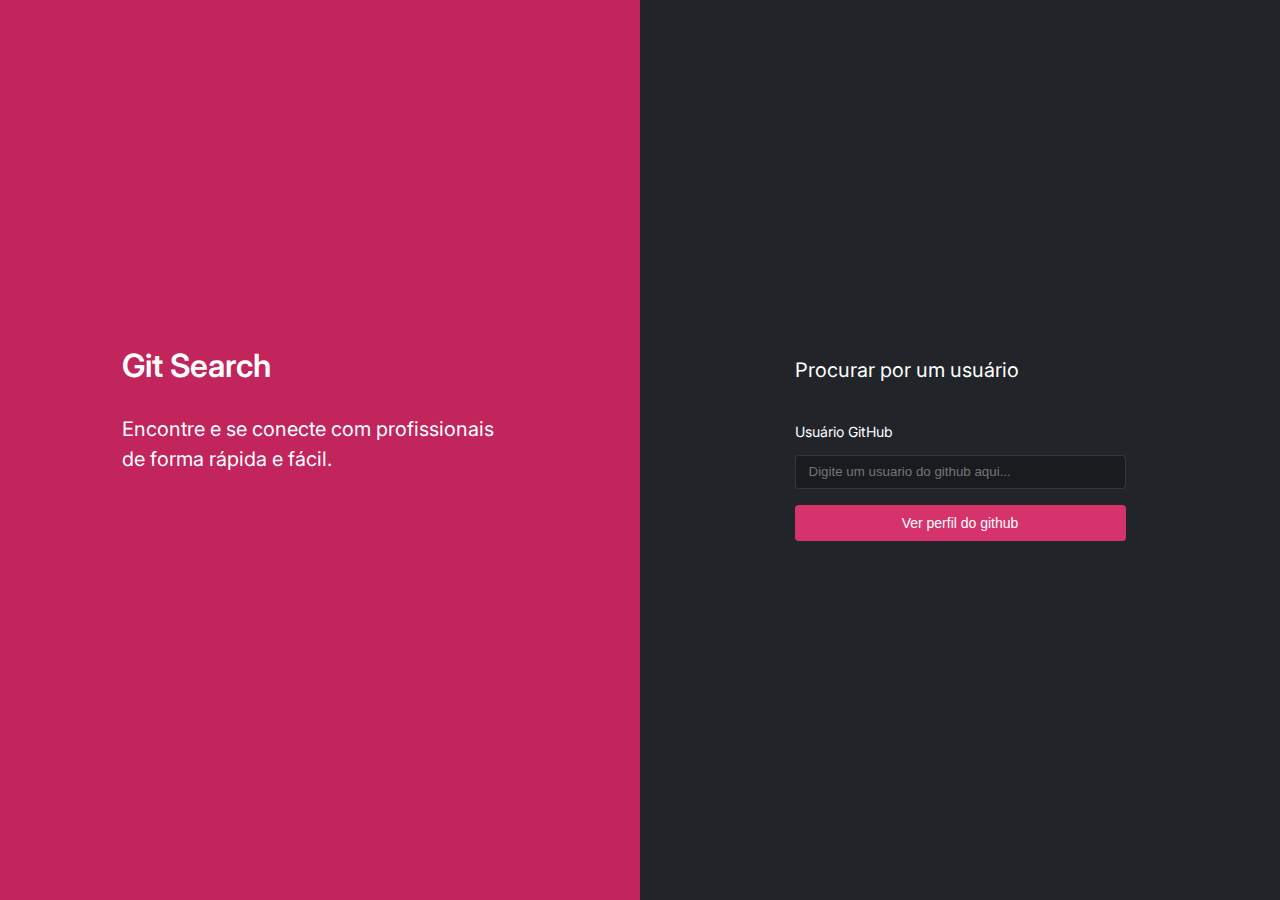
<file: src/index.html>
<!DOCTYPE html>
<html lang="pt-br">
    <head>
        <meta charset="UTF-8" />
        <meta name="viewport" content="width=device-width, initial-scale=1.0" />
        <link rel="stylesheet" href="./styles/globalStyle.css" />
        <link rel="stylesheet" href="./styles/index.css" />
        <title>GitHub User Search</title>
    </head>
    <body>
        <main class="page-github">
            <div class="page-github__div-title">
                <h1 class="div-title__title">Git Search</h1>
                <p class="div-title__description">
                    Encontre e se conecte com profissionais de forma rápida e
                    fácil.
                </p>
            </div>

            <div class="page-github__div-search">
                <div class="div-search__div-internal">
                    <h3 class="div-internal__title">Procurar por um usuário</h3>
                    <form action="" class="div-internal__form">
                        <label for="github-username">Usuário GitHub</label>
                        <input
                            type="text"
                            id="github-username"
                            class="form__input"
                            name="username"
                            placeholder="Digite um usuario do github aqui..."
                            required
                        />
                        <button type="submit" class="form__submit">
                            Ver perfil do github
                        </button>
                    </form>
                </div>
            </div>
        </main>
        <script src="scripts/request.js" type="module"></script>
        <script src="scripts/script.js" type="module"></script>
    </body>
</html>
</file>
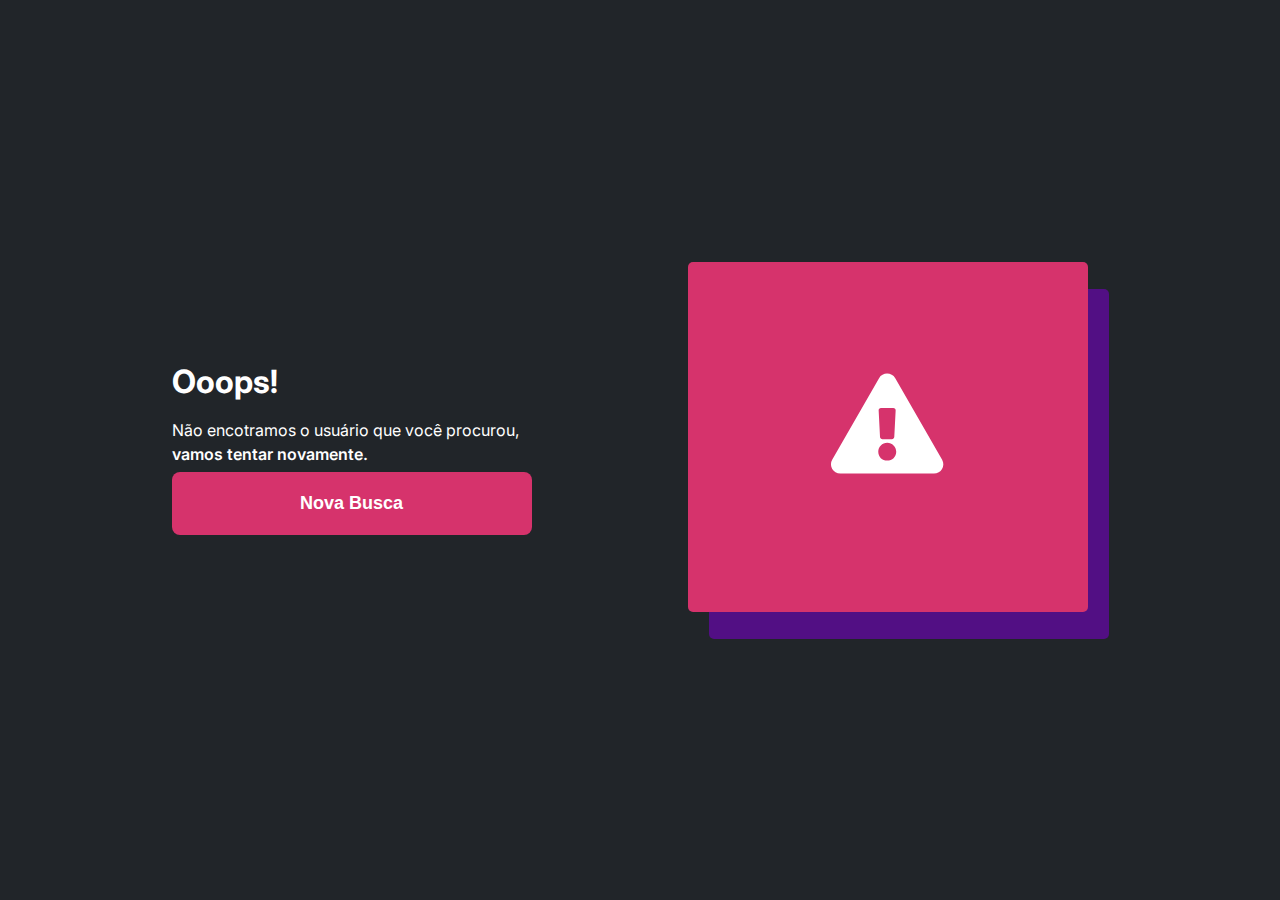
<file: src/message.html>
<!DOCTYPE html>
<html lang="en">
    <head>
        <meta charset="UTF-8" />
        <meta name="viewport" content="width=device-width, initial-scale=1.0" />
        <link rel="stylesheet" href="./styles/globalStyle.css" />
        <link rel="stylesheet" href="./styles/message.css" />
        <title>error</title>
    </head>
    <body>
        <main class="error-page container">
            <div class="error-page__div-title">
                <h1 class="div-title__title">Ooops!</h1>

                <div class="div-title__internal-div">
                    <p class="internal-div__description">
                        Não encotramos o usuário que você procurou,
                        <strong>vamos tentar novamente.</strong>
                    </p>
                    <button class="internal-div__new-search">Nova Busca</button>
                </div>
            </div>
            <div class="error-page__div-image-error">
                <figure class="div-image-error__img-error">
                    <img src="./assets/Group 102.svg" alt="erro" />
                </figure>
            </div>
        </main>
        <script src="./scripts/massage.js"></script>
    </body>
</html>
</file>
<file: src/styles/globalStyle.css>
@import url('https://fonts.googleapis.com/css2?family=IBM+Plex+Sans:ital,wght@0,100;0,200;0,300;0,400;0,500;0,600;0,700;1,100;1,200;1,300;1,400;1,500;1,600;1,700&family=Inter:ital,opsz,wght@0,14..32,100..900;1,14..32,100..900&family=Poppins:ital,wght@0,100;0,200;0,300;0,400;0,500;0,600;0,700;0,800;0,900;1,100;1,200;1,300;1,400;1,500;1,600;1,700;1,800;1,900&display=swap');


html, body, div, span, applet, object, iframe,
h1, h2, h3, h4, h5, h6, p, blockquote, pre,
a, abbr, acronym, address, big, cite, code,
del, dfn, em, img, ins, kbd, q, s, samp,
small, strike, strong, sub, sup, tt, var,
b, u, i, center,
dl, dt, dd, ol, ul, li,
fieldset, form, label, legend,
table, caption, tbody, tfoot, thead, tr, th, td,
article, aside, canvas, details, embed, 
figure, figcaption, footer, header, hgroup, 
menu, nav, output, ruby, section, summary,
time, mark, audio, video {
	margin: 0;
	padding: 0;
	border: 0;
	font-size: 100%;
	font: inherit;
	vertical-align: baseline;
}

/* HTML5 display-role reset for older browsers */
article, aside, details, figcaption, figure, 
footer, header, hgroup, menu, nav, section {
	display: block;
}

body {
	line-height: 1;
}

ol, ul {
	list-style: none;
}

blockquote, q {
	quotes: none;
}

blockquote:before, blockquote:after,
q:before, q:after {
	content: '';
	content: none;
}

table {
	border-collapse: collapse;
	border-spacing: 0;
}

html, body {
    height: 100%;
    margin: 0;
    font-family: "Inter", sans-serif;
}

body{
    background-color: var(--color-4 );
}

img{
    width: 100%;
    height: 100%;
    object-fit: cover;
}

button{
    cursor: pointer;
}

:root{
    --color-1: #C2255C;
    --color-2: #D6336C;
    --color-3: #191C1F;
    --color-4: #212529;
    --color-5: #33363A;
    --color-6: #373B3E;
    --color-7: #A6A8A9;
    --color-8: #D9D9D9;
    --color-9: #FFFFFF;

    --font-1: 0.875rem;
    --font-2: 1.25rem;
    --font-3: 1.5rem;
    --font-4: 2rem ;
    --font-5: 1rem;
    --font-6: 1.125rem;

    --weight-1: 400;
    --weght-2: 500;
    --weight-3: 600;
    --weight-4: 700;

    --radius-1: 8px;
    --radius-2: 4px;
}
</file>
<file: src/styles/index.css>
.page-github{
    display: flex;
    width: 100%;
    height: 100%;
}

.page-github__div-title{
   padding: 350px 122px 0px 122px ;
    display: flex;
    display: flex;
    gap: 32px;
    width: 50%;
    flex-direction: column;
    background-color: var(--color-1);
    color: var(--color-9);
    box-sizing: border-box;
}

.div-title__title{
    font-size: var(--font-4);
    font-weight: var(--weight-3);
}

.div-title__description{
    font-size: var(--font-2);
    font-weight: var(--weight-1);
    line-height: 30px;
}

.page-github__div-search{
    width: 50%;
    display: flex;
    gap: 45px;
    justify-content: center;
    align-items: center;
    background-color: var(--color-4);
    color: var(--color-9);
}

.div-search__div-internal{
    display: flex;
    gap: 45px;
    flex-direction: column;
}

.div-internal__title{
    font-size: var(--font-2);
    font-weight: var(--weight-2);
}

.div-internal__form{
    display: flex;
    flex-direction: column;
    gap: 16px;
}

label{
    font-size: var(--font-1);
    font-weight: var(--weight-2);
}

.form__input{
    padding: 8px 0px 9px 13px;
    width: 316px;
    border-radius: var(--radius-2);
    background-color: var(--color-3);
    border: 1px solid #FFFFFF1F;
    color: var(--color-9);
}

.form__submit{
    border-radius: var(--radius-2);
    padding: 10px 93.5px;
    background-color: var(--color-2);
    color: var(--color-9);
    font-size: var(--font-1);
    font-weight: var(--weight-2);
    border: transparent;
    cursor: pointer;
}
</file>
<file: src/styles/message.css>
.container{
    margin: 0 auto;
    width: 900px;
}

.error-page{
    display: flex;
    align-items: center;
    justify-content: center;
    gap: 156px;
    height: 100%;
    color: var(--color-9);
}

.error-page__div-title{
    display: flex;
    flex-direction: column;
    gap: 20px;
}

.div-title__title{
    font-size: var(--font-4);
    font-weight: var(--weight-4);
}

.div-title__internal-div{
    display: flex;
    flex-direction: column;
    gap: 4px;
    line-height: 24px;
    font-weight: var(--weight-1);
    font-size: var(--font-5);
}

strong{
    font-weight: var(--weight-3);
}

.internal-div__new-search{
    padding: 21px 0;
    width: 360px;
    background-color: var(--color-2);
    color: var(--color-9);
    border-radius: var(--radius-1);
    border: transparent;
    margin-top: 2px;
    font-size: var(--font-6);
    font-weight: var(--weight-3);
    cursor: pointer;
}

.div-image-error__img-error{
    width: 421px;
    height: 377px;
}
</file>
